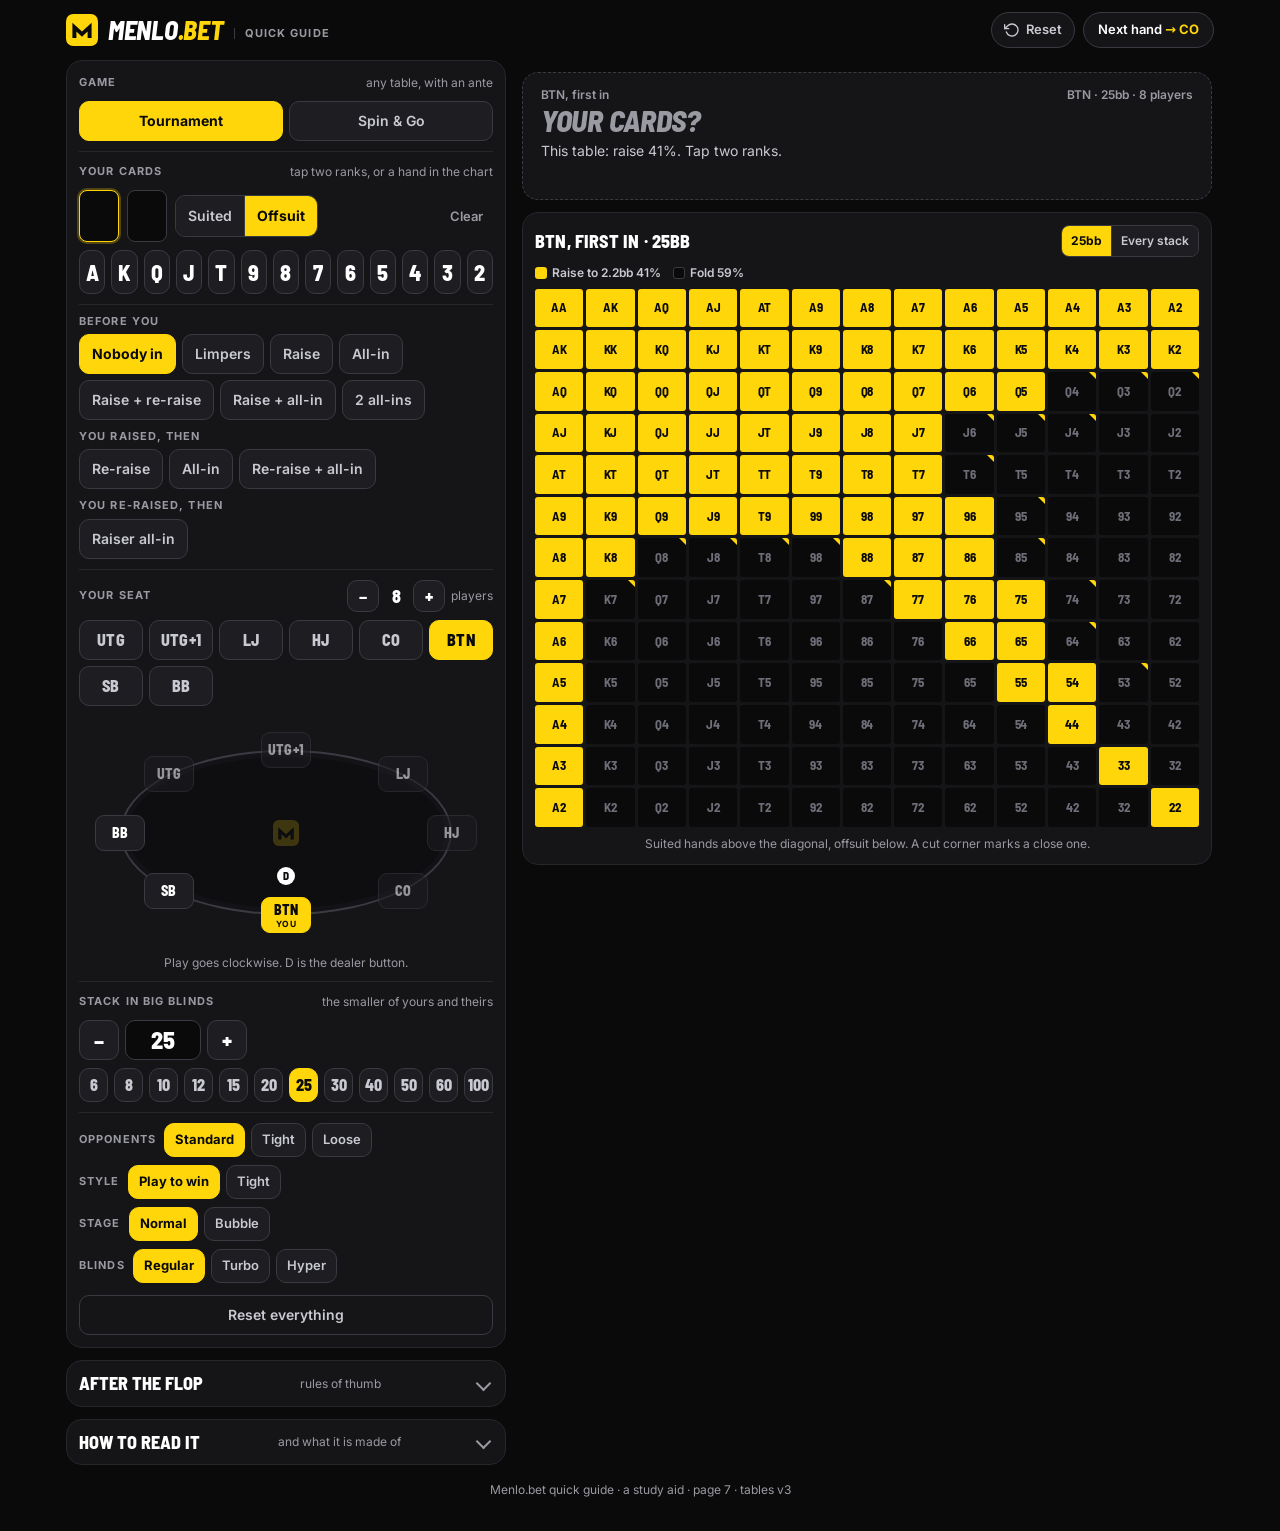
<file: guide/index.html>
<!doctype html>
<html lang="en">
<head>
<meta charset="utf-8">
<meta name="viewport" content="width=device-width,initial-scale=1,viewport-fit=cover">
<meta name="theme-color" content="#0A0A0B">
<title>Menlo Guide</title>
<link rel="icon" href="data:image/svg+xml,%3Csvg xmlns='http://www.w3.org/2000/svg' viewBox='0 0 40 40'%3E%3Crect width='40' height='40' rx='9' fill='%23FFD60A'/%3E%3Cpath d='M8 30V11l12 11 12-11v19h-5V22l-7 6.5L13 22v8z' fill='%230A0A0B'/%3E%3C/svg%3E">
<link rel="stylesheet" href="fonts.css">
<link rel="stylesheet" href="guide.css?v=7">
</head>
<body>
<!-- The quick guide: seat, stack, cards, what happened -> the play, read from tables (data.js).
     The page is these files and nothing else: it needs no server program and asks nobody for anything. -->
<div id="guide" class="guide"><p class="loading">Loading the tables&hellip;</p></div>
<noscript>The quick guide needs JavaScript.</noscript>
<!-- The numbers are the page's (guide.js, guide.css) and the tables' (data.js): a browser that kept an
     older copy of a file asks for the new one when its number changes. -->
<script src="data.js?v=3"></script>
<script src="guide.js?v=7"></script>
</body>
</html>
</file>
<file: guide/fonts.css>
/* The two faces of Menlo.bet, kept beside the page: it asks nobody for anything. */
@font-face{font-family:"Barlow Semi Condensed";font-weight:700;font-style:normal;font-display:swap;src:url(fonts/barlow-semi-condensed-latin-700-normal.woff2) format("woff2")}
@font-face{font-family:"Barlow Semi Condensed";font-weight:800;font-style:normal;font-display:swap;src:url(fonts/barlow-semi-condensed-latin-800-normal.woff2) format("woff2")}
@font-face{font-family:"Barlow Semi Condensed";font-weight:800;font-style:italic;font-display:swap;src:url(fonts/barlow-semi-condensed-latin-800-italic.woff2) format("woff2")}
@font-face{font-family:Inter;font-weight:400;font-style:normal;font-display:swap;src:url(fonts/inter-latin-400-normal.woff2) format("woff2")}
@font-face{font-family:Inter;font-weight:500;font-style:normal;font-display:swap;src:url(fonts/inter-latin-500-normal.woff2) format("woff2")}
@font-face{font-family:Inter;font-weight:600;font-style:normal;font-display:swap;src:url(fonts/inter-latin-600-normal.woff2) format("woff2")}
@font-face{font-family:Inter;font-weight:700;font-style:normal;font-display:swap;src:url(fonts/inter-latin-700-normal.woff2) format("woff2")}
</file>
<file: guide/guide.css>
/* Menlo quick guide: one dark look, phone first.  The colours and the type are the table app's
   (poker_coach/app/static/app.css, section 2). */

/* ---------- 1. Tokens ---------- */
:root{
  color-scheme:dark;
  --ink:#0A0A0B;--panel:#151518;--raised:#1D1D22;--line:#26262B;--line-strong:#3A3A42;
  --yellow:#FFD60A;--yellow-hover:#E6B800;--yellow-wash:#1E1A0B;--yellow-deep:#3F3815;
  --white:#FFFFFF;--soft:#C9C9D1;--grey:#9A9AA3;
  --win:#3DDC84;--loss:#FF5C5C;--hot:#FF6B4A;
  --display:"Barlow Semi Condensed","Arial Narrow",Arial,sans-serif;
  --body:Inter,system-ui,"Segoe UI",Roboto,Arial,sans-serif;
  --r-card:16px;--r-ctl:12px;--r-in:10px;
  --gut:16px;
}

/* ---------- 2. Base ---------- */
*{box-sizing:border-box}
html,body{margin:0}
body{background:var(--ink);color:var(--white);font:400 14px/1.45 var(--body);
  -webkit-font-smoothing:antialiased;-moz-osx-font-smoothing:grayscale;-webkit-text-size-adjust:100%}
button,input{font:inherit;color:inherit;margin:0}
button{cursor:pointer;background:none;border:0;padding:0;text-align:inherit;-webkit-tap-highlight-color:transparent;touch-action:manipulation}
button:disabled{cursor:default}
h1,h2,h3,p{margin:0}
[hidden]{display:none!important}
:focus{outline:0}
:focus-visible{outline:2px solid var(--white);outline-offset:2px}
.eyebrow{font:700 11px/1.2 var(--body);letter-spacing:.1em;text-transform:uppercase;color:var(--grey)}
.hint{font-size:12px;color:var(--grey)}
.num{font-family:var(--display);font-weight:800;font-variant-numeric:tabular-nums lining-nums}

/* A window that runs edge to edge under a phone's status bar: the page starts below it (a host that pads the
   page itself, as the Artifact frame does, says the same), and the bar at the top reaches up over that strip. */
:root{padding-top:env(safe-area-inset-top,0px)}
html{scroll-padding-top:calc(64px + env(safe-area-inset-top,0px))}       /* what is scrolled to does not hide under the bar */
.guide{--gl:max(var(--gut),env(safe-area-inset-left,0px));--gr:max(var(--gut),env(safe-area-inset-right,0px));
  max-width:1180px;margin:0 auto;padding:0 var(--gr) 32px var(--gl)}

/* ---------- 3. Header: it stays at the top of the window, with Reset and Next hand in it ---------- */
.top{position:sticky;top:0;z-index:8;display:flex;align-items:center;justify-content:space-between;gap:12px;
  height:calc(52px + env(safe-area-inset-top,0px));padding:env(safe-area-inset-top,0px) var(--gr) 0 var(--gl);
  margin:calc(-1 * env(safe-area-inset-top,0px)) calc(-1 * var(--gr)) 0 calc(-1 * var(--gl));background:var(--ink);border-bottom:1px solid transparent}
.top.scrolled{border-bottom-color:var(--line-strong);box-shadow:0 6px 16px rgba(0,0,0,.5)}
.brand{display:flex;align-items:center;gap:10px;min-width:0}
.brand .mark{width:28px;height:28px;flex:none;display:block}
.word{font:italic 800 22px/1 var(--display);text-transform:uppercase;letter-spacing:-.01em;white-space:nowrap}
.word b{color:var(--yellow);font-weight:800}
.brand .sub{font:700 11px/1 var(--body);letter-spacing:.1em;text-transform:uppercase;color:var(--grey);white-space:nowrap;
  padding-left:10px;border-left:1px solid var(--line-strong)}
.tools{display:flex;align-items:center;gap:8px;flex:none}
.reset{flex:none;height:36px;min-width:36px;padding:0 9px;border-radius:999px;border:1px solid var(--line-strong);background:var(--panel);
  display:inline-flex;align-items:center;justify-content:center;gap:6px;font:600 13px/1 var(--body);color:var(--soft);white-space:nowrap}
.reset svg{width:16px;height:16px;flex:none;fill:none;stroke:currentColor;stroke-width:2;stroke-linecap:round;stroke-linejoin:round}
.reset span{display:none}                      /* the word shows where there is room for it (section 11) */
.reset.undo{padding:0 12px;border-color:var(--yellow);color:var(--yellow);font-weight:700}
.next{flex:none;height:36px;padding:0 14px;border-radius:999px;border:1px solid var(--line-strong);background:var(--panel);
  font:600 13px/1 var(--body);color:var(--white);white-space:nowrap}
.next b{color:var(--yellow);font-weight:700}
.next .short{display:none}

/* ---------- 4. Columns ---------- */
.cols{display:flex;flex-direction:column;gap:12px}
.col{display:contents}
#answer{order:1}
/* The answer in one line, in the bar at the top where the name is: it shows while the answer itself is out of
   sight (the bar is then "away"), and not over the rules for after the flop ("post").  A tap goes back up. */
#mini{display:none;flex:1 1 auto;min-width:0}
.minibar{display:flex;align-items:center;gap:8px;min-width:0;max-width:100%;height:40px;color:var(--white);text-align:left}
.minibar b{flex:none;font:800 17px/1 var(--display);padding:5px 7px;border-radius:6px;background:var(--white);color:var(--ink)}
.minibar .verb{flex:none;font:italic 800 24px/1 var(--display);text-transform:uppercase;white-space:nowrap}
.minibar .size{flex:0 1 auto;min-width:0;overflow:hidden;text-overflow:ellipsis;font:800 15px/1 var(--display);text-transform:uppercase;white-space:nowrap}
.minibar .where{display:none;flex:none;font:600 12px/1 var(--body);color:var(--grey);white-space:nowrap}
.minibar.attack .verb,.minibar.attack .size{color:var(--yellow)}
.minibar.fold .verb{color:var(--soft)}
@media (max-width:959px){
  .top.away:not(.post) .brand{display:none}
  .top.away:not(.post) #mini{display:flex}
}
@media (max-width:479px){                      /* a phone: the shorter word leaves the answer its room */
  .top.away:not(.post) .next .long{display:none}
  .top.away:not(.post) .next .short{display:inline}
}
@media (min-width:600px){
  .minibar .where{display:inline;margin-left:4px}
}
#inputs{order:2}
#clock{order:3}
#plan{order:4}
#strip{order:5}
#chart{order:6}
#post{order:7}
#notes{order:8}
.cols section:empty{display:none}                 /* a part with nothing to say takes no room, and no gap */

.card{background:var(--panel);border:1px solid var(--line);border-radius:var(--r-card);padding:12px}
.card > .eyebrow:first-child{margin-bottom:10px}

/* ---------- 5. The answer ---------- */
.slab{border-radius:var(--r-card);padding:10px 14px 12px;background:var(--panel);border:1px solid var(--line-strong);min-height:96px}
.slab .spot{display:flex;justify-content:space-between;gap:10px;font:600 12px/1.3 var(--body);color:var(--grey)}
.slab .spot span:last-child{text-align:right}
.slab .row{display:flex;align-items:baseline;gap:10px;flex-wrap:wrap;margin-top:2px}
.slab .verb{font:italic 800 44px/1 var(--display);text-transform:uppercase;letter-spacing:-.01em;white-space:nowrap}
.slab .size{font:800 22px/1 var(--display);text-transform:uppercase;white-space:nowrap}
.slab .tag{align-self:center;padding:3px 8px;border-radius:999px;font:700 11px/1.2 var(--body);letter-spacing:.06em;text-transform:uppercase;
  background:var(--ink);color:var(--yellow);white-space:nowrap}
.slab .why{margin-top:6px;font-size:13px;line-height:1.4;color:var(--soft)}
.slab .facts{display:flex;flex-wrap:wrap;gap:6px;margin-top:8px}
.fact{padding:4px 8px;border-radius:8px;background:rgba(255,255,255,.08);font:600 12px/1.2 var(--body);white-space:nowrap}
.fact b{font:800 14px/1 var(--display);margin-left:4px}
.slab.attack{background:var(--yellow);border-color:var(--yellow);color:var(--ink)}
.slab.attack .spot,.slab.attack .why{color:var(--ink)}
.slab.attack .fact{background:rgba(10,10,11,.1)}
.slab.attack .tag{background:var(--ink);color:var(--yellow)}
.slab.passive{border:2px solid var(--white);padding:9px 13px 11px}
.slab.fold .verb{color:var(--soft)}
.slab.idle{border-style:dashed;border-color:var(--line-strong)}
.slab.idle .verb{font-size:30px;color:var(--grey)}

/* ---------- 6. Inputs ---------- */
.field{padding:10px 0;border-top:1px solid var(--line)}
.field:first-child{border-top:0;padding-top:0}
.field:last-child{padding-bottom:0}
.field > .head{display:flex;align-items:center;justify-content:space-between;gap:10px;margin-bottom:8px;min-height:20px}
.field > .head .hint{text-align:right}
.chips{display:flex;flex-wrap:wrap;gap:6px}
.chip{min-height:40px;min-width:44px;padding:0 12px;border-radius:var(--r-in);border:1px solid var(--line-strong);background:var(--raised);
  font:600 14px/1 var(--body);color:var(--soft);display:inline-flex;align-items:center;justify-content:center;text-align:center;white-space:nowrap}
.chip.on{background:var(--yellow);border-color:var(--yellow);color:var(--ink);font-weight:700}
.chip.small{min-height:34px;padding:0 10px;font-size:13px}
.chip:disabled{opacity:.35}
.seats{display:grid;grid-template-columns:repeat(auto-fit,minmax(58px,1fr));gap:6px}
.seats .chip{padding:0 4px;font:800 16px/1 var(--display);letter-spacing:.01em}
/* The table from above: seats on the rim of the felt, yours at the bottom. */
.map{position:relative;aspect-ratio:9/5;max-width:440px;margin:12px auto 0}
.map .felt{position:absolute;left:10%;right:10%;top:14%;bottom:14%;border-radius:50%;background:#0E0E11;border:2px solid var(--line-strong);
  box-shadow:inset 0 0 0 5px #131317;display:grid;place-items:center}
.map .felt .mark{width:26px;height:26px;opacity:.2}
.pod{position:absolute;transform:translate(-50%,-50%);min-width:50px;height:36px;padding:0 6px;border-radius:9px;border:1px solid var(--line-strong);
  background:var(--raised);color:var(--white);display:flex;flex-direction:column;align-items:center;justify-content:center;gap:3px;white-space:nowrap}
.pod b{font:800 14px/1 var(--display);letter-spacing:.01em}
.pod i{font:700 8.5px/1 var(--body);font-style:normal;letter-spacing:.06em;text-transform:uppercase;color:var(--grey)}
.pod.fold{opacity:.55}                         /* out of the hand: fainter, the name still easy to read */
.pod.you,.pod.raised,.pod.reraised{background:var(--yellow);border-color:var(--yellow);color:var(--ink);z-index:1}
.pod.you i,.pod.raised i,.pod.reraised i{color:var(--ink)}
.pod.raise,.pod.reraise{border-color:var(--yellow)}
.pod.raise i,.pod.reraise i{color:var(--yellow)}
.pod.allin{border-color:var(--hot)}
.pod.allin i{color:var(--hot)}
.pod.call,.pod.limp{border-color:var(--white)}
.pod.call i,.pod.limp i{color:var(--white)}
button.pod.can.fold{opacity:.8}                /* a seat that can be chosen is less faint than one that only folded */
.map .dealer{position:absolute;transform:translate(-50%,-50%);width:18px;height:18px;border-radius:50%;background:var(--white);color:var(--ink);
  font:800 11px/18px var(--display);text-align:center}
.maphint{margin-top:6px;text-align:center}
.resetall{display:block;width:100%;min-height:40px;margin-top:12px;border-radius:var(--r-in);border:1px solid var(--line-strong);
  font:600 14px/1 var(--body);color:var(--soft);text-align:center}
.resetall.undo{border-color:var(--yellow);color:var(--yellow);font-weight:700}
.sub{margin-top:8px;display:flex;align-items:center;gap:8px;flex-wrap:wrap}
.sub .eyebrow{flex:none}
.group{margin-top:10px}
.group:first-of-type{margin-top:0}
.group > .eyebrow{display:block;margin-bottom:6px;color:var(--grey)}
.subhint{margin:6px 2px 0}
.group .sub{padding:8px 10px;border-radius:var(--r-in);background:var(--ink);border:1px solid var(--line)}

.stepper{display:inline-flex;align-items:center;gap:6px}
.stepper button{width:40px;height:40px;border-radius:var(--r-in);border:1px solid var(--line-strong);background:var(--raised);
  font:800 22px/1 var(--display);display:grid;place-items:center;color:var(--white)}
.stepper .val{min-width:34px;text-align:center;font:800 22px/1 var(--display)}
.stepper.small button{width:32px;height:32px;font-size:18px}
.stepper.small .val{font-size:18px;min-width:22px}

.stack{display:flex;align-items:center;gap:10px;flex-wrap:wrap}
.stack input{width:76px;height:40px;border-radius:var(--r-in);border:1px solid var(--line-strong);background:var(--ink);
  text-align:center;font:800 24px/1 var(--display);color:var(--white);-moz-appearance:textfield;appearance:textfield}
.stack input::-webkit-outer-spin-button,.stack input::-webkit-inner-spin-button{-webkit-appearance:none;margin:0}
.stack input:focus{border-color:var(--yellow)}
.presets{display:grid;grid-template-columns:repeat(6,1fr);gap:6px;margin-top:8px}
.presets .chip{min-width:0;padding:0;font:800 16px/1 var(--display)}
/* A spin: every seat's stack, one row each; the buttons under them set the row that is marked. */
.sstacks{display:grid;gap:6px}
.srow{display:flex;align-items:center;justify-content:space-between;gap:10px;padding:4px 4px 4px 0;border-radius:var(--r-in);border:1px solid transparent}
.srow.on{border-color:var(--yellow-deep);background:var(--yellow-wash)}
.sname{flex:1;min-height:40px;padding:0 10px;text-align:left;font:800 18px/1 var(--display);letter-spacing:.01em;color:var(--white);
  display:flex;align-items:center;gap:8px}
.sname i{font:700 10px/1 var(--body);font-style:normal;letter-spacing:.06em;text-transform:uppercase;color:var(--ink);background:var(--yellow);
  padding:3px 6px;border-radius:5px}
.srow input{width:76px;height:40px;border-radius:var(--r-in);border:1px solid var(--line-strong);background:var(--ink);
  text-align:center;font:800 22px/1 var(--display);color:var(--white);-moz-appearance:textfield;appearance:textfield}
.srow input::-webkit-outer-spin-button,.srow input::-webkit-inner-spin-button{-webkit-appearance:none;margin:0}
.srow input:focus{border-color:var(--yellow)}
.field.game .chips .chip{flex:1}
.pod u{text-decoration:none;font:700 10.5px/1 var(--body);color:var(--soft)}
.pod.you u,.pod.raised u,.pod.reraised u{color:var(--ink)}
.map .pod:has(u){height:44px}

.cardsrow{display:flex;align-items:center;gap:8px;flex-wrap:wrap}
.slot{width:40px;height:52px;border-radius:8px;border:1px solid var(--line-strong);background:var(--ink);display:grid;place-items:center;
  font:800 30px/1 var(--display)}
.slot.full{background:var(--white);color:var(--ink);border-color:var(--white)}
.slot.next{border-color:var(--yellow);box-shadow:0 0 0 2px rgba(255,214,10,.25)}
.suit{display:inline-flex;border-radius:var(--r-in);overflow:hidden;border:1px solid var(--line-strong)}
.suit button{min-height:40px;padding:0 12px;font:600 14px/1 var(--body);color:var(--soft);background:var(--raised)}
.suit button + button{border-left:1px solid var(--line-strong)}
.suit button.on{background:var(--yellow);color:var(--ink);font-weight:700}
.suit button:disabled{opacity:.35}
.clear{margin-left:auto;min-height:40px;padding:0 10px;border-radius:var(--r-in);font:600 13px/1 var(--body);color:var(--grey)}
.keys{display:grid;grid-template-columns:repeat(7,1fr);gap:6px;margin-top:8px}
.key{height:46px;border-radius:var(--r-in);border:1px solid var(--line-strong);background:var(--raised);
  font:800 24px/1 var(--display);display:grid;place-items:center;color:var(--white)}
.key:active{background:var(--yellow);color:var(--ink);border-color:var(--yellow)}
.key.back{font:600 13px/1 var(--body);color:var(--grey)}

/* ---------- 7. What next ---------- */
.plan .rows{display:flex;flex-direction:column;gap:6px}
.planrow{display:flex;align-items:center;justify-content:space-between;gap:10px;width:100%;min-height:44px;padding:6px 10px 6px 12px;
  border-radius:var(--r-in);border:1px solid var(--line);background:var(--raised)}
.planrow .if{font-size:13px;color:var(--soft);min-width:0}
.planrow .then{flex:none;display:flex;align-items:center;gap:8px;font:italic 800 20px/1 var(--display);text-transform:uppercase;white-space:nowrap}
.planrow .then.attack{color:var(--yellow)}
.planrow .then.fold{color:var(--grey)}
.planrow .go{width:8px;height:8px;border-right:2px solid var(--grey);border-top:2px solid var(--grey);transform:rotate(45deg);flex:none}
.plan .rule{font-size:13px;color:var(--soft);padding:2px 2px 0}

/* ---------- 7b. The blinds clock, and one hand at every stack ---------- */
.clock .steps{display:flex;align-items:stretch;gap:8px}
.clock .step{flex:1 1 0;min-width:0;padding:8px 10px;border-radius:var(--r-in);background:var(--raised);border:1px solid var(--line)}
.clock .step b{display:block;font:800 26px/1 var(--display);font-variant-numeric:tabular-nums lining-nums}
.clock .step i{display:block;margin-top:4px;font:600 11px/1.25 var(--body);font-style:normal;color:var(--grey)}
.clock .step.low{border-color:var(--hot)}
.clock .step.low b{color:var(--hot)}
.clock .to{flex:none;align-self:center;width:7px;height:7px;border-right:2px solid var(--grey);border-top:2px solid var(--grey);transform:rotate(45deg)}
.clock .rule{font-size:13px;color:var(--soft);padding:8px 2px 0}
.strip .runs{display:flex;flex-wrap:wrap;gap:6px}
.run{display:flex;align-items:center;gap:8px;min-height:36px;padding:4px 10px 4px 8px;border-radius:var(--r-in);border:1px solid var(--line);background:var(--raised)}
.run::before{content:"";flex:none;width:10px;height:22px;border-radius:3px;background:var(--ink);border:1px solid var(--line-strong)}
.run.r::before,.run.rc::before{background:var(--yellow);border-color:var(--yellow)}
.run.j::before{background:var(--hot);border-color:var(--hot)}
.run.c::before{background:var(--white);border-color:var(--white)}
.run.k::before{background:#34343B}
.run.b::before{background:var(--yellow-deep);border-color:var(--yellow)}
.run .bbs{font:800 15px/1 var(--display);font-variant-numeric:tabular-nums lining-nums;white-space:nowrap}
.run .what{font:600 12px/1.2 var(--body);color:var(--soft);white-space:nowrap}
.run.on{border-color:var(--white)}
.run.on .what{color:var(--white)}

/* ---------- 8. The chart ---------- */
.chart .head{display:flex;justify-content:space-between;align-items:baseline;gap:10px;margin-bottom:8px}
.chart .title{font:800 18px/1.15 var(--display);text-transform:uppercase;letter-spacing:.01em}
.legend{display:flex;flex-wrap:wrap;gap:4px 12px;margin-bottom:8px;font:600 12px/1.3 var(--body);color:var(--soft)}
.legend span{display:inline-flex;align-items:center;gap:5px;white-space:nowrap}
.legend i{width:12px;height:12px;border-radius:3px;display:inline-block;flex:none}
.grid{display:grid;grid-template-columns:repeat(13,1fr);gap:2px;touch-action:manipulation}
.cell{aspect-ratio:1/.86;display:grid;place-items:center;border-radius:3px;background:var(--ink);color:#6E6E78;
  font:700 10.5px/1 var(--display);letter-spacing:-.01em;position:relative;min-width:0}
.cell.r{background:var(--yellow);color:var(--ink)}
.cell.j{background:var(--hot);color:var(--ink)}
.cell.c{background:var(--white);color:var(--ink)}
.cell.k{background:#34343B;color:var(--white)}
.cell.b{background:var(--yellow-deep);color:var(--yellow)}
.cell.rc{background:var(--yellow);color:var(--ink);box-shadow:inset 0 -3px 0 var(--hot)}
.cell.close::after{content:"";position:absolute;top:0;right:0;width:0;height:0;border-style:solid;border-width:0 7px 7px 0;
  border-color:transparent var(--ink) transparent transparent;border-top-right-radius:3px}
.cell.f.close::after,.cell.k.close::after,.cell.b.close::after{border-color:transparent var(--yellow) transparent transparent}
.cell.me{box-shadow:0 0 0 2px var(--ink),0 0 0 4px var(--white);z-index:1}
.cell.rc.me{box-shadow:inset 0 -3px 0 var(--hot),0 0 0 2px var(--ink),0 0 0 4px var(--white)}
.cell.band{filter:brightness(1.25)}
.legend i.r{background:var(--yellow)}.legend i.j{background:var(--hot)}.legend i.c{background:var(--white)}
.legend i.k{background:#34343B}.legend i.b{background:var(--yellow-deep);border:1px solid var(--yellow)}
.legend i.f{background:var(--ink);border:1px solid var(--line-strong)}.legend i.rc{background:var(--yellow);box-shadow:inset 0 -3px 0 var(--hot)}
.chart .foot{margin-top:8px}
/* the chart of one stack, or the sheet of every stack: a switch in the head of the card */
.chart .head{align-items:center}
.mode{flex:none;display:inline-flex;border-radius:8px;overflow:hidden;border:1px solid var(--line-strong)}
.mode button{min-height:30px;padding:0 9px;font:600 12px/1 var(--body);color:var(--soft);background:var(--raised);white-space:nowrap}
.mode button + button{border-left:1px solid var(--line-strong)}
.mode button.on{background:var(--yellow);color:var(--ink);font-weight:700}
/* the sheet: the deepest stack at which a hand goes in, darker for the shallow ones */
.cell.num{display:flex;flex-direction:column;align-items:center;justify-content:center;gap:1px;font-size:10.5px;font-variant-numeric:tabular-nums lining-nums}
.cell.num i{font:600 7px/1 var(--body);font-style:normal;opacity:.75;letter-spacing:0}
.cell.s0{background:var(--ink);color:#6E6E78}
.cell.s1,.legend i.s1{background:#3A1D15}.cell.s1{color:var(--soft)}
.cell.s2,.legend i.s2{background:#5C2A1C}.cell.s2{color:var(--white)}
.cell.s3,.legend i.s3{background:#8A3B25}.cell.s3{color:var(--white)}
.cell.s4,.legend i.s4{background:#B84C30}.cell.s4{color:var(--white)}
.cell.s5,.legend i.s5{background:#E05D3D}.cell.s5{color:var(--ink)}
.cell.s6,.legend i.s6{background:var(--yellow)}.cell.s6{color:var(--ink)}
.cell.gap::after{content:"";position:absolute;top:2px;right:2px;width:4px;height:4px;border-radius:50%;background:currentColor}
.cell.num.more{box-shadow:inset 0 -3px 0 var(--yellow)}
.cell.num.more.me{box-shadow:inset 0 -3px 0 var(--yellow),0 0 0 2px var(--ink),0 0 0 4px var(--white)}
.legend i.more{background:var(--ink);border:1px solid var(--line-strong);box-shadow:inset 0 -3px 0 var(--yellow)}
.legend.bands{margin:8px 0 0}

/* ---------- 9. After the flop ---------- */
.post summary,.notes summary{cursor:pointer;list-style:none;display:flex;align-items:center;justify-content:space-between;gap:10px}
.post summary::-webkit-details-marker,.notes summary::-webkit-details-marker{display:none}
.post summary .title,.notes summary .title{font:800 18px/1.15 var(--display);text-transform:uppercase}
.post summary::after,.notes summary::after{content:"";width:9px;height:9px;border-right:2px solid var(--grey);border-bottom:2px solid var(--grey);
  transform:rotate(45deg);margin-right:4px;flex:none}
.post[open] summary::after,.notes[open] summary::after{transform:rotate(-135deg)}
.post .body{margin-top:10px}
.post .out{margin-top:12px;border-radius:var(--r-ctl);padding:10px 12px;border:1px solid var(--line-strong);background:var(--raised)}
.post .out.attack{background:var(--yellow);border-color:var(--yellow);color:var(--ink)}
.post .out.passive{border:2px solid var(--white)}
.post .out .verb{font:italic 800 30px/1 var(--display);text-transform:uppercase}
.post .out .size{font:800 18px/1 var(--display);text-transform:uppercase;margin-left:8px}
.post .out .why{margin-top:6px;font-size:13px}
.post .out.attack .why{color:var(--ink)}
.post .q{margin-top:10px}
.post .out + .q{margin-top:14px;padding-top:12px;border-top:1px solid var(--line)}
.post .q:first-child{margin-top:0}
.post .q > .eyebrow{display:block;margin-bottom:6px}
.post .chip{white-space:normal;line-height:1.15;padding:6px 10px;font-size:13px}
.notes .body{margin-top:10px;font-size:13px;color:var(--soft)}
.notes .body p + p{margin-top:8px}
.notes .body b{color:var(--white)}

.loading{padding:48px 0;text-align:center;color:var(--grey)}
.foot{margin-top:16px;font-size:12px;color:var(--grey);text-align:center}

/* ---------- 10. A pointer that hovers (on a phone these would stay lit after a tap) ---------- */
@media (hover:hover){
  .next:hover{border-color:var(--white)}
  .chip:hover{border-color:var(--grey);color:var(--white)}
  .stepper button:hover{border-color:var(--grey)}
  .clear:hover{color:var(--white)}
  .key:hover{border-color:var(--grey)}
  button.planrow:hover{border-color:var(--grey)}
  .run:hover{border-color:var(--grey)}
  .mode button:not(.on):hover{color:var(--white)}
  .reset:hover,.resetall:hover{border-color:var(--white);color:var(--white)}
  .reset.undo:hover,.resetall.undo:hover{border-color:var(--yellow);color:var(--yellow)}
  button.pod.can:hover{border-color:var(--white);opacity:1}
  .chip.on:hover{border-color:var(--yellow);color:var(--ink)}
}

/* ---------- 11. Wider ---------- */
@media (min-width:480px){
  .reset{padding:0 12px}
  .reset span{display:inline}
}
@media (max-width:399px){
  .top{gap:8px}
  .next{padding:0 10px}
}
@media (min-width:560px){
  .keys{grid-template-columns:repeat(13,1fr)}
  .key{height:44px;font-size:22px}
  .key.back{display:none}
  .presets{grid-template-columns:repeat(12,1fr)}
  .sstacks + .presets{grid-template-columns:repeat(11,1fr)}
  .cell{font-size:12px}
  .cell.num{font-size:12px}
  .cell.num i{font-size:8px}
}
@media (min-width:960px){
  html{scroll-padding-top:calc(72px + env(safe-area-inset-top,0px))}
  .top{height:calc(60px + env(safe-area-inset-top,0px))}
  .brand .mark{width:32px;height:32px}
  .word{font-size:26px}
  .cols{display:grid;grid-template-columns:minmax(380px,440px) minmax(0,1fr);gap:16px;align-items:start}
  .col{display:flex;flex-direction:column;gap:12px;min-width:0}
  /* the answer, what comes next and the chart stay in sight under the bar while the choices scroll; when
     they are taller than the window they scroll on their own */
  .col.right{position:sticky;top:calc(72px + env(safe-area-inset-top,0px));max-height:calc(100vh - 84px - env(safe-area-inset-top,0px));
    overflow-y:auto;overscroll-behavior:contain;scrollbar-width:thin;scrollbar-color:var(--line-strong) transparent;padding-right:2px}
  .slab{min-height:128px;padding:14px 18px 16px}
  .slab .verb{font-size:60px}
  .slab .size{font-size:28px}
  .slab .why{font-size:14px}
  .cell{font-size:13px;aspect-ratio:1/.8}
  .cell.num{font-size:13px}
  .cell.num i{font-size:9px}
  .grid{gap:3px}
  .plan .rows{display:grid;grid-template-columns:1fr 1fr}        /* two side by side: the chart keeps its place in the window */
}
@media (max-width:479px){
  .brand .sub{display:none}
}
@media (max-width:359px){
  .word{font-size:19px}
  .chip{padding:0 9px}
  .minibar .size{display:none}                 /* no room for half a number: the answer itself is one tap up */
}
</file>
